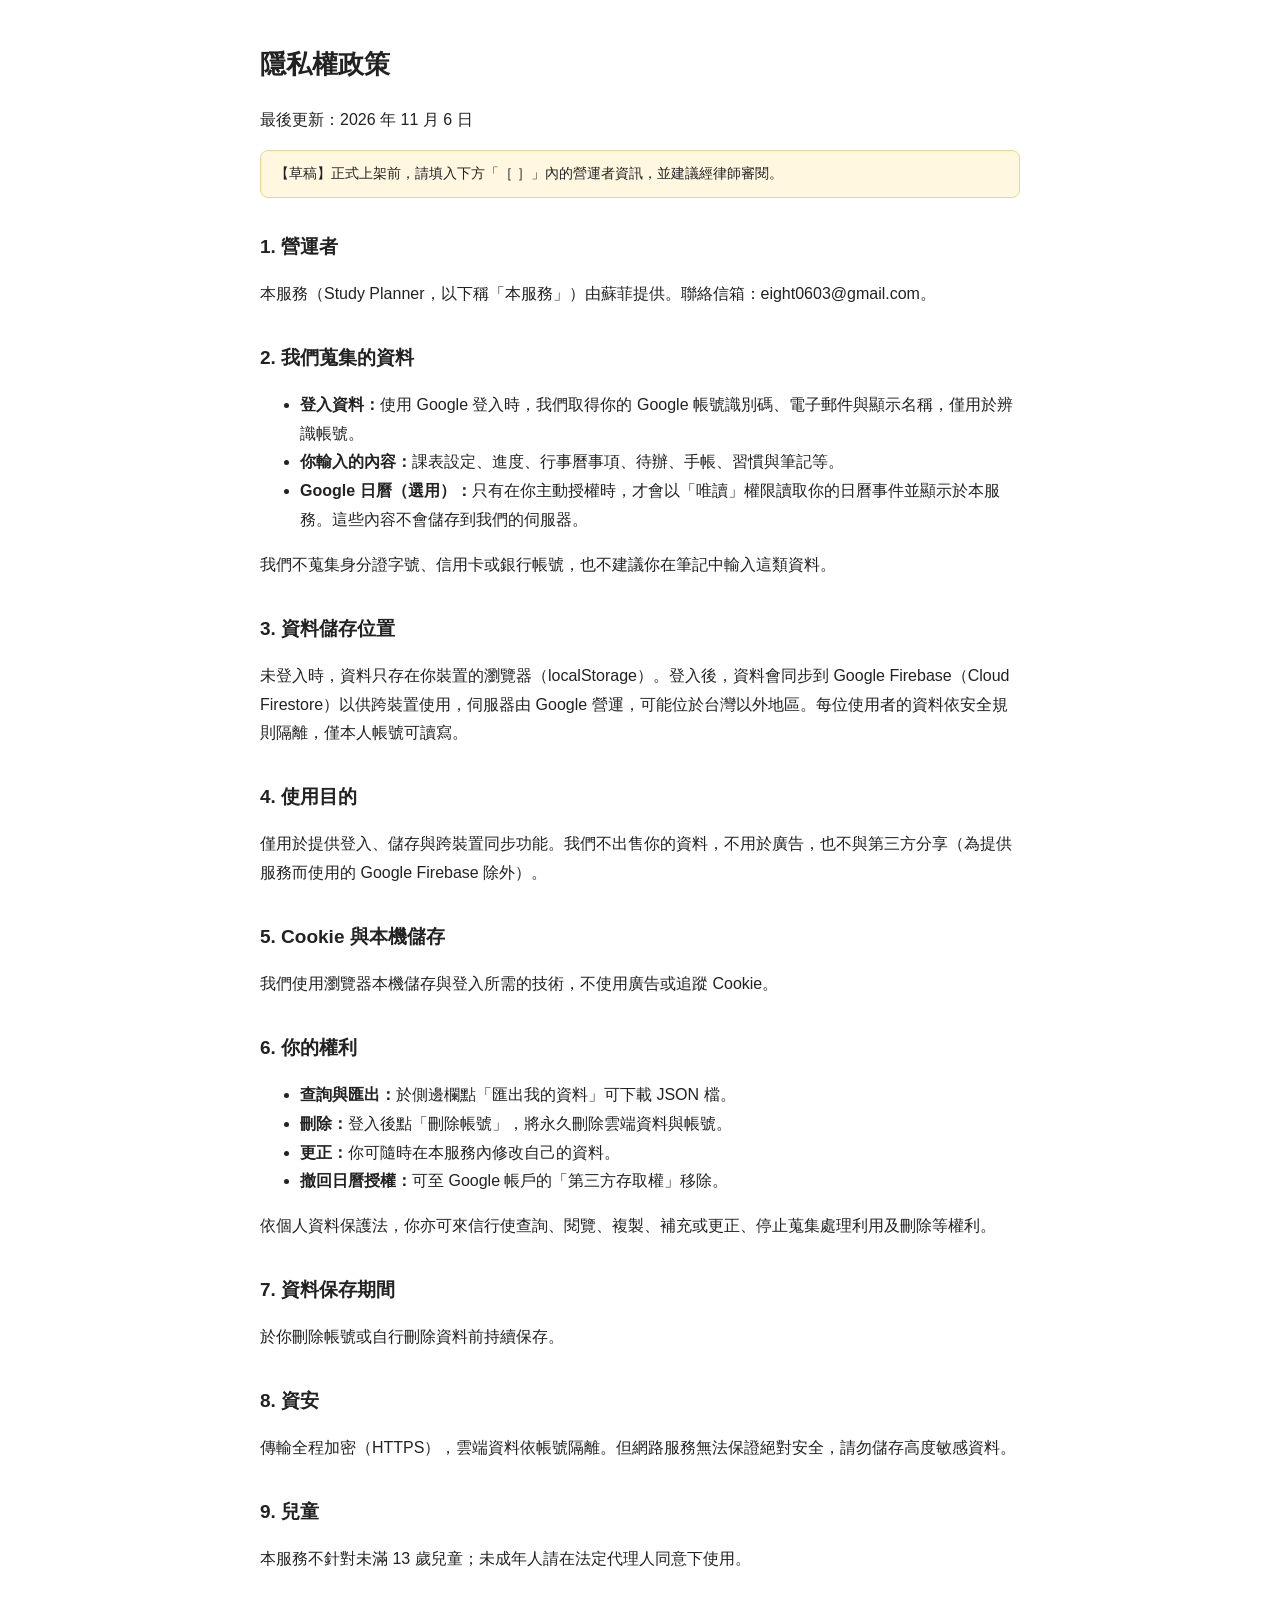
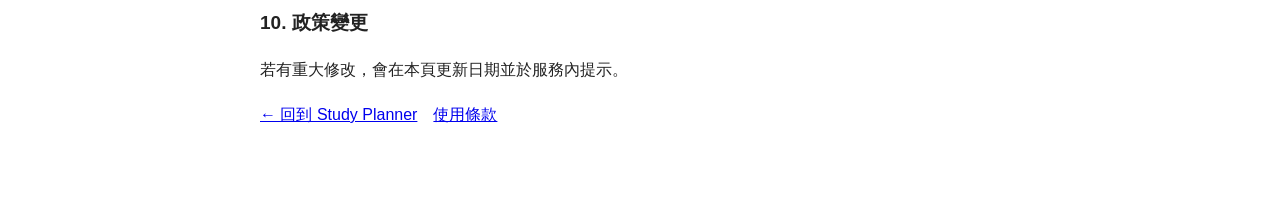
<file: privacy.html>
<!doctype html><html lang="zh-Hant"><head><meta charset="utf-8"><meta name="viewport" content="width=device-width,initial-scale=1"><title>隱私權政策 - Study Planner</title><style>body{font:16px/1.8 -apple-system,'Noto Sans TC',sans-serif;max-width:760px;margin:0 auto;padding:24px 16px 64px;color:#222;background:#fff}h1{font-size:26px}h2{font-size:19px;margin-top:32px}.note{background:#fff7e0;border:1px solid #f0d58a;padding:10px 14px;border-radius:8px;font-size:14px}@media(prefers-color-scheme:dark){body{background:#0d1117;color:#e6edf3}.note{background:#3a3000;border-color:#665500}a{color:#7cb8ff}}</style></head><body><h1>隱私權政策</h1>
<p>最後更新：2026 年 11 月 6 日</p>
<p class="note">【草稿】正式上架前，請填入下方「［ ］」內的營運者資訊，並建議經律師審閱。</p>
<h2>1. 營運者</h2><p>本服務（Study Planner，以下稱「本服務」）由蘇菲提供。聯絡信箱：eight0603@gmail.com。</p>
<h2>2. 我們蒐集的資料</h2>
<ul><li><b>登入資料：</b>使用 Google 登入時，我們取得你的 Google 帳號識別碼、電子郵件與顯示名稱，僅用於辨識帳號。</li>
<li><b>你輸入的內容：</b>課表設定、進度、行事曆事項、待辦、手帳、習慣與筆記等。</li>
<li><b>Google 日曆（選用）：</b>只有在你主動授權時，才會以「唯讀」權限讀取你的日曆事件並顯示於本服務。這些內容不會儲存到我們的伺服器。</li></ul>
<p>我們不蒐集身分證字號、信用卡或銀行帳號，也不建議你在筆記中輸入這類資料。</p>
<h2>3. 資料儲存位置</h2>
<p>未登入時，資料只存在你裝置的瀏覽器（localStorage）。登入後，資料會同步到 Google Firebase（Cloud Firestore）以供跨裝置使用，伺服器由 Google 營運，可能位於台灣以外地區。每位使用者的資料依安全規則隔離，僅本人帳號可讀寫。</p>
<h2>4. 使用目的</h2><p>僅用於提供登入、儲存與跨裝置同步功能。我們不出售你的資料，不用於廣告，也不與第三方分享（為提供服務而使用的 Google Firebase 除外）。</p>
<h2>5. Cookie 與本機儲存</h2><p>我們使用瀏覽器本機儲存與登入所需的技術，不使用廣告或追蹤 Cookie。</p>
<h2>6. 你的權利</h2>
<ul><li><b>查詢與匯出：</b>於側邊欄點「匯出我的資料」可下載 JSON 檔。</li>
<li><b>刪除：</b>登入後點「刪除帳號」，將永久刪除雲端資料與帳號。</li>
<li><b>更正：</b>你可隨時在本服務內修改自己的資料。</li>
<li><b>撤回日曆授權：</b>可至 Google 帳戶的「第三方存取權」移除。</li></ul>
<p>依個人資料保護法，你亦可來信行使查詢、閱覽、複製、補充或更正、停止蒐集處理利用及刪除等權利。</p>
<h2>7. 資料保存期間</h2><p>於你刪除帳號或自行刪除資料前持續保存。</p>
<h2>8. 資安</h2><p>傳輸全程加密（HTTPS），雲端資料依帳號隔離。但網路服務無法保證絕對安全，請勿儲存高度敏感資料。</p>
<h2>9. 兒童</h2><p>本服務不針對未滿 13 歲兒童；未成年人請在法定代理人同意下使用。</p>
<h2>10. 政策變更</h2><p>若有重大修改，會在本頁更新日期並於服務內提示。</p>
<p><a href="./">← 回到 Study Planner</a>　<a href="terms.html">使用條款</a></p></body></html>
</file>
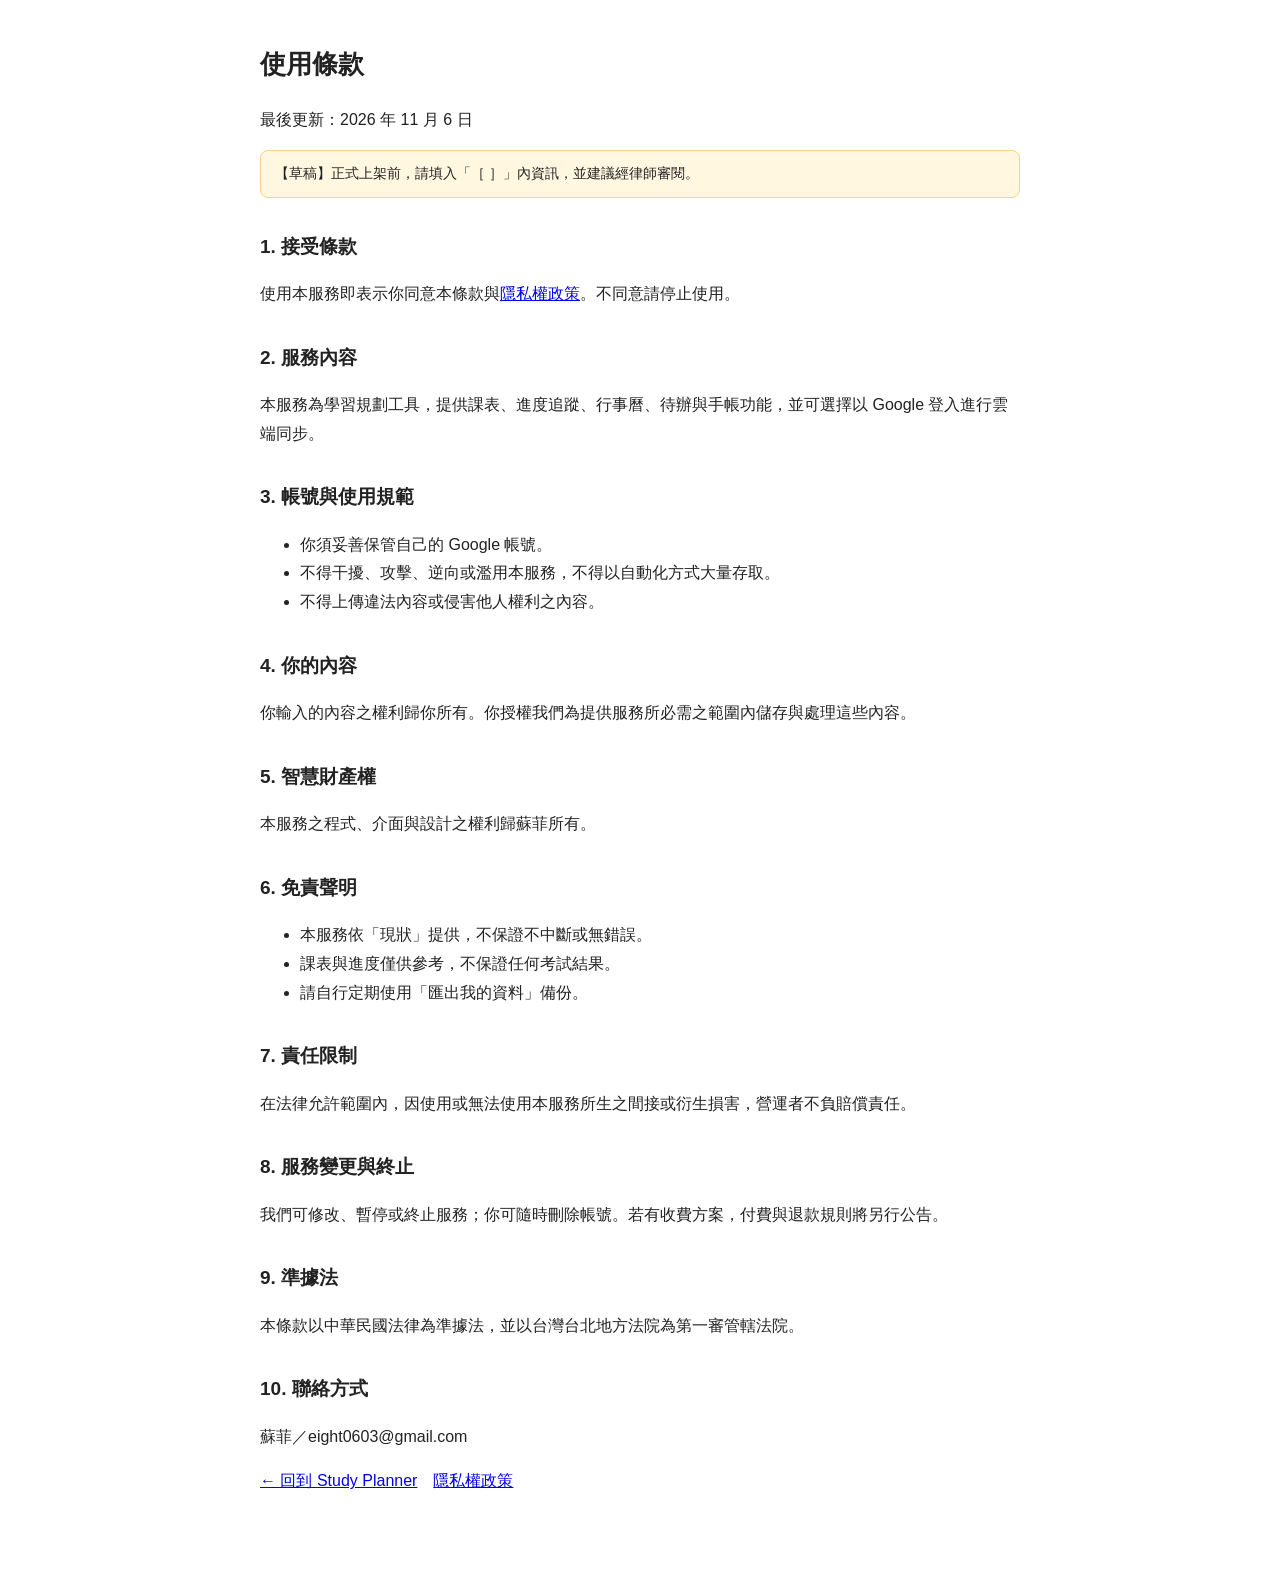
<file: terms.html>
<!doctype html><html lang="zh-Hant"><head><meta charset="utf-8"><meta name="viewport" content="width=device-width,initial-scale=1"><title>使用條款 - Study Planner</title><style>body{font:16px/1.8 -apple-system,'Noto Sans TC',sans-serif;max-width:760px;margin:0 auto;padding:24px 16px 64px;color:#222;background:#fff}h1{font-size:26px}h2{font-size:19px;margin-top:32px}.note{background:#fff7e0;border:1px solid #f0d58a;padding:10px 14px;border-radius:8px;font-size:14px}@media(prefers-color-scheme:dark){body{background:#0d1117;color:#e6edf3}.note{background:#3a3000;border-color:#665500}a{color:#7cb8ff}}</style></head><body><h1>使用條款</h1>
<p>最後更新：2026 年 11 月 6 日</p>
<p class="note">【草稿】正式上架前，請填入「［ ］」內資訊，並建議經律師審閱。</p>
<h2>1. 接受條款</h2><p>使用本服務即表示你同意本條款與<a href="privacy.html">隱私權政策</a>。不同意請停止使用。</p>
<h2>2. 服務內容</h2><p>本服務為學習規劃工具，提供課表、進度追蹤、行事曆、待辦與手帳功能，並可選擇以 Google 登入進行雲端同步。</p>
<h2>3. 帳號與使用規範</h2><ul><li>你須妥善保管自己的 Google 帳號。</li><li>不得干擾、攻擊、逆向或濫用本服務，不得以自動化方式大量存取。</li><li>不得上傳違法內容或侵害他人權利之內容。</li></ul>
<h2>4. 你的內容</h2><p>你輸入的內容之權利歸你所有。你授權我們為提供服務所必需之範圍內儲存與處理這些內容。</p>
<h2>5. 智慧財產權</h2><p>本服務之程式、介面與設計之權利歸蘇菲所有。</p>
<h2>6. 免責聲明</h2><ul><li>本服務依「現狀」提供，不保證不中斷或無錯誤。</li><li>課表與進度僅供參考，不保證任何考試結果。</li><li>請自行定期使用「匯出我的資料」備份。</li></ul>
<h2>7. 責任限制</h2><p>在法律允許範圍內，因使用或無法使用本服務所生之間接或衍生損害，營運者不負賠償責任。</p>
<h2>8. 服務變更與終止</h2><p>我們可修改、暫停或終止服務；你可隨時刪除帳號。若有收費方案，付費與退款規則將另行公告。</p>
<h2>9. 準據法</h2><p>本條款以中華民國法律為準據法，並以台灣台北地方法院為第一審管轄法院。</p>
<h2>10. 聯絡方式</h2><p>蘇菲／eight0603@gmail.com</p>
<p><a href="./">← 回到 Study Planner</a>　<a href="privacy.html">隱私權政策</a></p></body></html>
</file>
